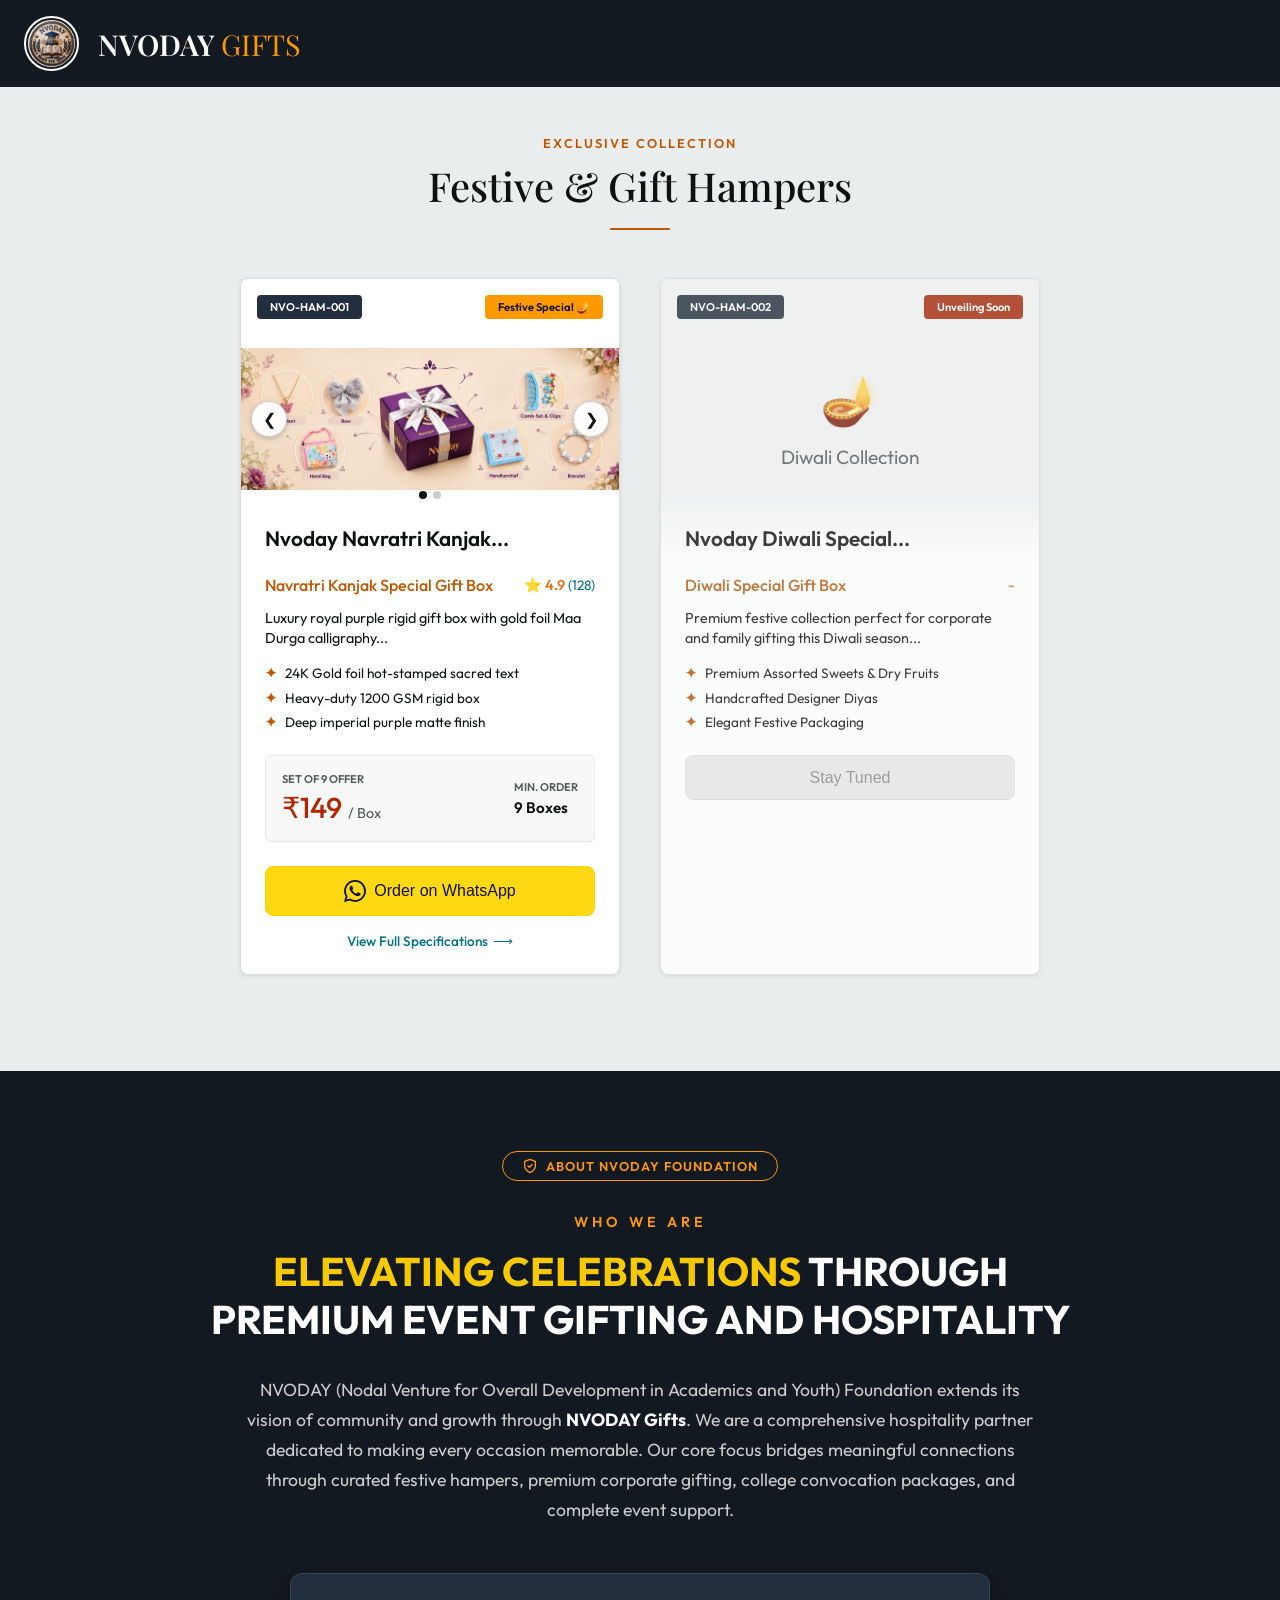
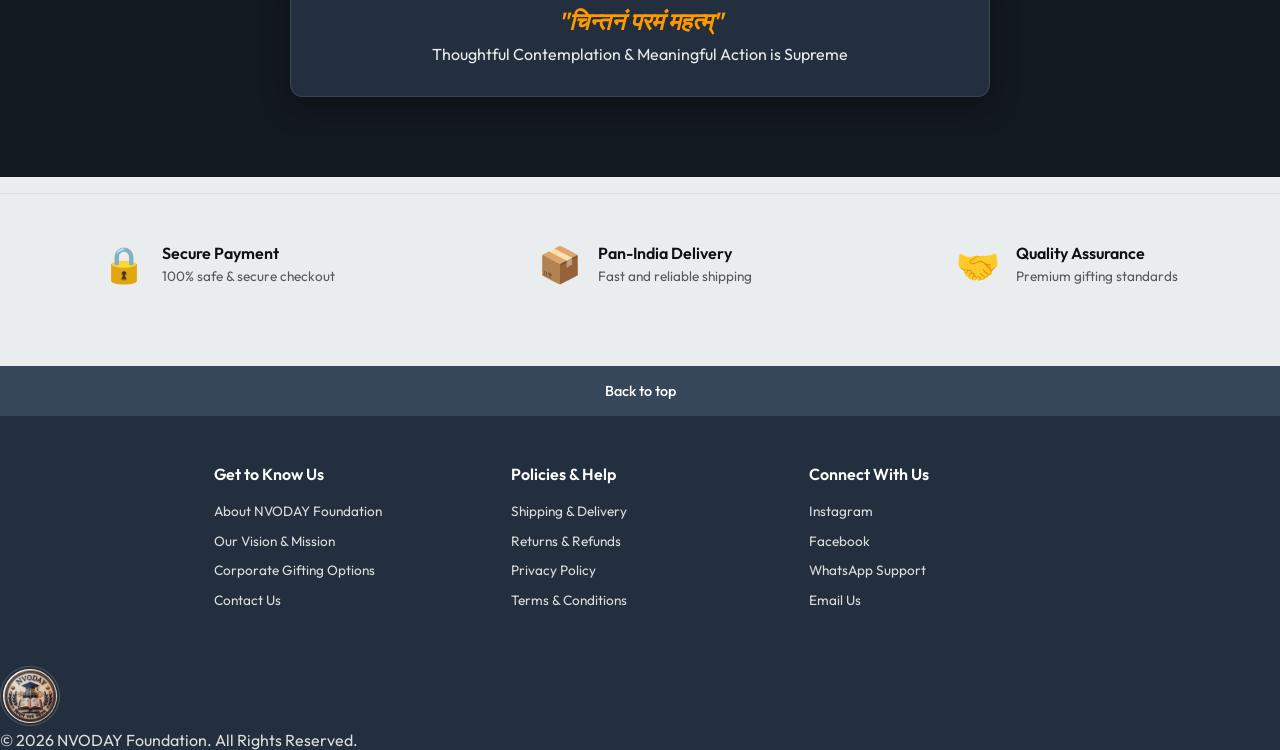
<file: index.html>
<!DOCTYPE html>
<html lang="en" class="scroll-smooth">
<head>
  <meta charset="UTF-8" />
  <meta name="viewport" content="width=device-width, initial-scale=1.0" />
  <title>NVODAY GIFTS | Premium Festive Hampers</title>
  <meta name="description" content="NVODAY Foundation provides premium gifting opportunities for occasions and festivals." />
  
  <link rel="preconnect" href="https://fonts.googleapis.com" />
  <link rel="preconnect" href="https://fonts.gstatic.com" crossorigin />
  <link href="https://fonts.googleapis.com/css2?family=Outfit:wght@300;400;500;600&family=Playfair+Display:ital,wght@0,500;0,600;0,700;1,500&display=swap" rel="stylesheet" />
  
  <link rel="stylesheet" href="css/styles.css" />
</head>
<body>

  <!-- Ambient Background (Moved outside of the product cards) -->
  <div class="bg-orbs">
    <div class="orb orb-1"></div>
    <div class="orb orb-2"></div>
  </div>

  <header class="header">
    <div class="container header-content">
      <img src="logo.jpg" onerror="this.onerror=null; this.src='logo.png';" alt="NVODAY Logo" class="logo" />
      <h1>NVODAY <span>GIFTS</span></h1>
    </div>
  </header>

  <main class="container">
    <div class="section-heading reveal">
      <p class="section-subtitle">Exclusive Collection</p>
      <h2>Festive & Gift Hampers</h2>
      <div class="gold-divider"></div>
    </div>

    <div class="product-grid">
      
      <!-- Product 1: Kanjak Hamper (With Carousel) -->
      <div class="product-card reveal">
        <div class="card-image-wrapper">
          <span class="badge badge-dark">NVO-HAM-001</span>
          <span class="badge badge-gold shimmer">Festive Special 🪔</span>
          
          <!-- Carousel -->
          <div class="carousel" id="kanjak-carousel">
            <div class="carousel-inner">
              <img src="product-1.jpg" onerror="this.onerror=null; this.src='product-1.jpg.jpg';" alt="Navratri Kanjak Hamper Angle 1" class="product-image active" />
              <img src="product-2.jpg" onerror="this.onerror=null; this.src='product-2.jpg.jpg';" alt="Navratri Kanjak Hamper Angle 2" class="product-image" />
            </div>
            
            <!-- Navigation Arrows -->
            <button class="carousel-btn prev" onclick="moveSlide(-1)">&#10094;</button>
            <button class="carousel-btn next" onclick="moveSlide(1)">&#10095;</button>
            
            <!-- Navigation Dots -->
            <div class="carousel-dots">
              <span class="dot active" onclick="currentSlide(0)"></span>
              <span class="dot" onclick="currentSlide(1)"></span>
            </div>
          </div>

          <div class="image-overlay">
            <h2 class="title">Nvoday Navratri Kanjak...</h2>
          </div>
        </div>
        
        <div class="card-content">
          <div class="rating-row">
            <span class="hindi-title">Navratri Kanjak Special Gift Box</span>
            <span class="rating">⭐ 4.9 <span class="rating-count">(128)</span></span>
          </div>
          
          <p class="description">Luxury royal purple rigid gift box with gold foil Maa Durga calligraphy...</p>
          
          <ul class="features-list">
            <li><span class="check-icon">✦</span> 24K Gold foil hot-stamped sacred text</li>
            <li><span class="check-icon">✦</span> Heavy-duty 1200 GSM rigid box</li>
            <li><span class="check-icon">✦</span> Deep imperial purple matte finish</li>
          </ul>
          
          <div class="price-section">
            <div class="price-info">
              <span class="price-label">Set of 9 Offer</span>
              <div class="price-value">₹149 <span class="unit">/ Box</span></div>
            </div>
            <div class="moq-info">
              <span class="moq-label">Min. Order</span>
              <span class="moq-value">9 Boxes</span>
            </div>
          </div>
          
          <button class="whatsapp-btn" onclick="orderOnWhatsApp('Nvoday Navratri Kanjak Hamper')">
            <svg class="whatsapp-icon" viewBox="0 0 24 24" width="22" height="22"><path fill="currentColor" d="M17.472 14.382c-.297-.149-1.758-.867-2.03-.967-.273-.099-.471-.148-.67.15-.197.297-.767.966-.94 1.164-.173.199-.347.223-.644.075-.297-.15-1.255-.463-2.39-1.475-.883-.788-1.48-1.761-1.653-2.059-.173-.297-.018-.458.13-.606.134-.133.298-.347.446-.52.149-.174.198-.298.298-.497.099-.198.05-.371-.025-.52-.075-.149-.669-1.612-.916-2.207-.242-.579-.487-.5-.669-.51-.173-.008-.371-.01-.57-.01-.198 0-.52.074-.792.372-.272.297-1.04 1.016-1.04 2.479 0 1.462 1.065 2.875 1.213 3.074.149.198 2.096 3.2 5.077 4.487.709.306 1.262.489 1.694.625.712.227 1.36.195 1.871.118.571-.085 1.758-.719 2.006-1.413.248-.694.248-1.289.173-1.413-.074-.124-.272-.198-.57-.347m-5.421 7.403h-.004a9.87 9.87 0 01-5.031-1.378l-.361-.214-3.741.982.998-3.648-.235-.374a9.86 9.86 0 01-1.51-5.26c.001-5.45 4.436-9.884 9.888-9.884 2.64 0 5.122 1.03 6.988 2.898a9.825 9.825 0 012.893 6.994c-.003 5.45-4.437 9.884-9.885 9.884m8.413-18.297A11.815 11.815 0 0012.05 0C5.495 0 .16 5.335.157 11.892c0 2.096.547 4.142 1.588 5.945L.057 24l6.305-1.654a11.882 11.882 0 005.683 1.448h.005c6.554 0 11.89-5.335 11.893-11.893a11.821 11.821 0 00-3.48-8.413Z"/></svg>
            Order on WhatsApp
          </button>
          
      
          <a href="kanjak-details.html" class="specs-link">View Full Specifications <span>⟶</span></a>
        </div>
      </div>

      <!-- Product 2: Diwali Hamper -->
      <div class="product-card disabled-card">
        <div class="card-image-wrapper">
          <span class="badge badge-dark">NVO-HAM-002</span>
          <span class="badge badge-coming-soon">Unveiling Soon</span>
          <div class="placeholder-image">
            <div class="diya-icon">🪔</div>
            <span>Diwali Collection</span>
          </div>
          <div class="image-overlay">
            <h2 class="title">Nvoday Diwali Special...</h2>
          </div>
        </div>
        
        <div class="card-content">
          <div class="rating-row">
            <span class="hindi-title">Diwali Special Gift Box</span>
            <span class="rating">-</span>
          </div>
          
          <p class="description">Premium festive collection perfect for corporate and family gifting this Diwali season...</p>
          
          <ul class="features-list">
            <li><span class="check-icon">✦</span> Premium Assorted Sweets & Dry Fruits</li>
            <li><span class="check-icon">✦</span> Handcrafted Designer Diyas</li>
            <li><span class="check-icon">✦</span> Elegant Festive Packaging</li>
          </ul>
          
          <button class="whatsapp-btn disabled-btn" disabled>
            Stay Tuned
          </button>
        </div>
      </div>

    </div> <!-- Closing product-grid -->
  </main> <!-- Closing main -->
<!-- --- About Section (Converted for Gifting) --- -->
  <section class="about-section reveal">
    <div class="container about-container">
      <div class="about-badge">
        <svg viewBox="0 0 24 24" width="16" height="16" stroke="currentColor" stroke-width="2" fill="none" stroke-linecap="round" stroke-linejoin="round"><path d="M12 22s8-4 8-10V5l-8-3-8 3v7c0 6 8 10 8 10z"></path><polyline points="9 12 11 14 15 10"></polyline></svg>
        ABOUT NVODAY FOUNDATION
      </div>
      
      <p class="about-subhead">WHO WE ARE</p>
      
      <h2 class="about-heading">
        <span class="gold-text">ELEVATING CELEBRATIONS</span> through PREMIUM EVENT GIFTING and HOSPITALITY
      </h2>
      
      <p class="about-body">
        NVODAY (Nodal Venture for Overall Development in Academics and Youth) Foundation extends its vision of community and growth through <strong>NVODAY Gifts</strong>. We are a comprehensive hospitality partner dedicated to making every occasion memorable. Our core focus bridges meaningful connections through curated festive hampers, premium corporate gifting, college convocation packages, and complete event support.
      </p>
      
      <div class="quote-box">
        <div class="quote-sanskrit">"चिन्तनं परमं महत्म्"</div>
        <div class="quote-translation">Thoughtful Contemplation & Meaningful Action is Supreme</div>
      </div>
    </div>
  </section>

  <!-- Trust Badges Section -->
  <section class="trust-badges container reveal">
    <div class="trust-item">
      <span class="trust-icon">🔒</span>
      <div>
        <h4>Secure Payment</h4>
        <p>100% safe & secure checkout</p>
      </div>
    </div>
    <div class="trust-item">
      <span class="trust-icon">📦</span>
      <div>
        <h4>Pan-India Delivery</h4>
        <p>Fast and reliable shipping</p>
      </div>
    </div>
    <div class="trust-item">
      <span class="trust-icon">🤝</span>
      <div>
        <h4>Quality Assurance</h4>
        <p>Premium gifting standards</p>
      </div>
    </div>
  </section>

  <!-- Complete Footer -->
  <footer class="footer">
    <div class="footer-top">
      <a href="#" class="back-to-top" onclick="window.scrollTo({top: 0, behavior: 'smooth'})">Back to top</a>
    </div>
    
    <div class="footer-main container">
      <div class="footer-column">
        <h3>Get to Know Us</h3>
        <ul>
          <li><a href="#">About NVODAY Foundation</a></li>
          <li><a href="#">Our Vision & Mission</a></li>
          <li><a href="#">Corporate Gifting Options</a></li>
          <li><a href="#">Contact Us</a></li>
        </ul>
      </div>
      
      <div class="footer-column">
        <h3>Policies & Help</h3>
        <ul>
          <li><a href="#">Shipping & Delivery</a></li>
          <li><a href="#">Returns & Refunds</a></li>
          <li><a href="#">Privacy Policy</a></li>
          <li><a href="#">Terms & Conditions</a></li>
        </ul>
      </div>
      
      <div class="footer-column">
        <h3>Connect With Us</h3>
        <ul>
          <li><a href="#">Instagram</a></li>
          <li><a href="#">Facebook</a></li>
          <li><a href="#">WhatsApp Support</a></li>
          <li><a href="#">Email Us</a></li>
        </ul>
      </div>
    </div>
    
    <div class="footer-bottom">
      <div class="container footer-bottom-content">
        <img src="logo.jpg" onerror="this.onerror=null; this.src='logo.png';" alt="NVODAY Logo" class="footer-logo" />
        
        <p>&copy; 2026 NVODAY Foundation. All Rights Reserved.</p>
      </div>
    </div>
  </footer>

  <script src="js/script.js"></script>
</body>
</html>
</file>
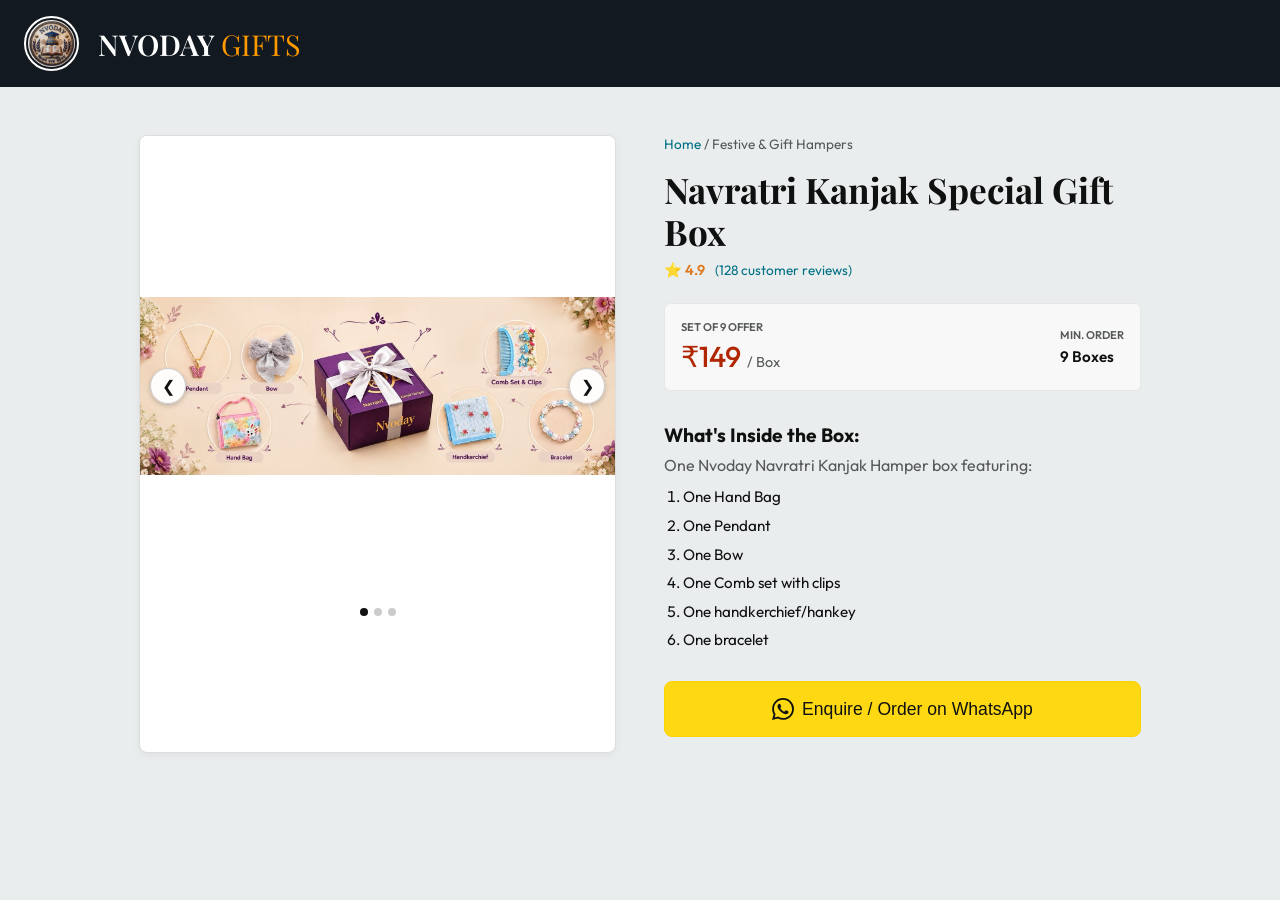
<file: kanjak-details.html>
<!DOCTYPE html>
<html lang="en" class="scroll-smooth">
<head>
  <meta charset="UTF-8" />
  <meta name="viewport" content="width=device-width, initial-scale=1.0" />
  <title>Kanjak Hamper Details | NVODAY GIFTS</title>
  
  <link rel="preconnect" href="https://fonts.googleapis.com" />
  <link rel="preconnect" href="https://fonts.gstatic.com" crossorigin />
  <link href="https://fonts.googleapis.com/css2?family=Outfit:wght@300;400;500;600&family=Playfair+Display:ital,wght@0,500;0,600;0,700;1,500&display=swap" rel="stylesheet" />
  
  <link rel="stylesheet" href="css/styles.css" />
</head>
<body>

  <!-- Header -->
  <header class="header">
    <div class="container header-content">
      <a href="index.html" style="display:flex; align-items:center; gap:1.2rem; text-decoration:none;">
        <img src="logo.jpg" onerror="this.onerror=null; this.src='logo.png';" alt="NVODAY Logo" class="logo" />
        <h1>NVODAY <span>GIFTS</span></h1>
      </a>
    </div>
  </header>

  <main class="container pdp-container">
    <!-- Left Column: Large Auto-Carousel -->
    <div class="pdp-image-section">
      <div class="carousel pdp-carousel" id="kanjak-carousel">
        <div class="carousel-inner">
          <img src="product-1.jpg" onerror="this.onerror=null; this.src='product-1.jpg.jpg';" alt="Navratri Kanjak Hamper 1" class="product-image active" />
          <img src="product-2.jpg" onerror="this.onerror=null; this.src='product-2.jpg.jpg';" alt="Navratri Kanjak Hamper 2" class="product-image" />
          <img src="product-3.jpg" onerror="this.onerror=null; this.src='product-3.jpg.jpg';" alt="Navratri Kanjak Hamper 3" class="product-image" />
        </div>
        
        <button class="carousel-btn prev" onclick="moveSlide(-1)">&#10094;</button>
        <button class="carousel-btn next" onclick="moveSlide(1)">&#10095;</button>
        
        <div class="carousel-dots">
          <span class="dot active" onclick="currentSlide(0)"></span>
          <span class="dot" onclick="currentSlide(1)"></span>
          <span class="dot" onclick="currentSlide(2)"></span>
        </div>
      </div>
    </div>

    <!-- Right Column: Product Details -->
    <div class="pdp-details-section">
      <div class="pdp-breadcrumb"><a href="index.html">Home</a> / Festive & Gift Hampers</div>
      
      <h1 class="pdp-title">Navratri Kanjak Special Gift Box</h1>
      <div class="rating-row" style="justify-content: flex-start; gap: 10px; margin-bottom: 1.5rem;">
        <span class="rating">⭐ 4.9</span>
        <span class="rating-count">(128 customer reviews)</span>
      </div>

      <div class="price-section" style="margin-bottom: 2rem;">
        <div class="price-info">
          <span class="price-label">Set of 9 Offer</span>
          <div class="price-value">₹149 <span class="unit">/ Box</span></div>
        </div>
        <div class="moq-info">
          <span class="moq-label">Min. Order</span>
          <span class="moq-value">9 Boxes</span>
        </div>
      </div>

      <div class="pdp-contents">
        <h3>What's Inside the Box:</h3>
        <p style="margin-bottom: 0.8rem; color: var(--text-muted);">One Nvoday Navratri Kanjak Hamper box featuring:</p>
        <ul class="numbered-list">
          <li>One Hand Bag</li>
          <li>One Pendant</li>
          <li>One Bow</li>
          <li>One Comb set with clips</li>
          <li>One handkerchief/hankey</li>
          <li>One bracelet</li>
        </ul>
      </div>

      <button class="whatsapp-btn pdp-btn" onclick="orderOnWhatsApp('Navratri Kanjak Special Gift Box')">
        <svg class="whatsapp-icon" viewBox="0 0 24 24" width="22" height="22"><path fill="currentColor" d="M17.472 14.382c-.297-.149-1.758-.867-2.03-.967-.273-.099-.471-.148-.67.15-.197.297-.767.966-.94 1.164-.173.199-.347.223-.644.075-.297-.15-1.255-.463-2.39-1.475-.883-.788-1.48-1.761-1.653-2.059-.173-.297-.018-.458.13-.606.134-.133.298-.347.446-.52.149-.174.198-.298.298-.497.099-.198.05-.371-.025-.52-.075-.149-.669-1.612-.916-2.207-.242-.579-.487-.5-.669-.51-.173-.008-.371-.01-.57-.01-.198 0-.52.074-.792.372-.272.297-1.04 1.016-1.04 2.479 0 1.462 1.065 2.875 1.213 3.074.149.198 2.096 3.2 5.077 4.487.709.306 1.262.489 1.694.625.712.227 1.36.195 1.871.118.571-.085 1.758-.719 2.006-1.413.248-.694.248-1.289.173-1.413-.074-.124-.272-.198-.57-.347m-5.421 7.403h-.004a9.87 9.87 0 01-5.031-1.378l-.361-.214-3.741.982.998-3.648-.235-.374a9.86 9.86 0 01-1.51-5.26c.001-5.45 4.436-9.884 9.888-9.884 2.64 0 5.122 1.03 6.988 2.898a9.825 9.825 0 012.893 6.994c-.003 5.45-4.437 9.884-9.885 9.884m8.413-18.297A11.815 11.815 0 0012.05 0C5.495 0 .16 5.335.157 11.892c0 2.096.547 4.142 1.588 5.945L.057 24l6.305-1.654a11.882 11.882 0 005.683 1.448h.005c6.554 0 11.89-5.335 11.893-11.893a11.821 11.821 0 00-3.48-8.413Z"/></svg>
        Enquire / Order on WhatsApp
      </button>
    </div>
  </main>

  <script src="js/script.js"></script>
</body>
</html>
</file>
<file: css/styles.css>
/* css/styles.css */
:root {
  /* Amazon E-commerce Color Palette */
  --bg-deep: #eaeded; 
  --bg-card: #ffffff; 
  --border-light: #dddddd; 
  --amazon-orange: #c45500; 
  --text-main: #0f1111; 
  --text-muted: #565959; 
}

* {
  margin: 0;
  padding: 0;
  box-sizing: border-box;
}

body {
  background-color: var(--bg-deep);
  color: var(--text-main);
  font-family: 'Outfit', sans-serif;
  min-height: 100vh;
}

.bg-orbs {
  display: none; /* Hidden for clean retail look */
}

/* --- Header --- */
.header {
  position: sticky;
  top: 0;
  z-index: 100;
  background: #131921; 
}
.header-content {
  display: flex;
  align-items: center;
  gap: 1.2rem;
  padding: 1rem 1.5rem;
}
.logo {
  width: 55px;
  height: 55px;
  border-radius: 50%;
  object-fit: cover;
  border: 2px solid #fff;
  padding: 2px;
}
.header h1 {
  font-family: 'Playfair Display', serif;
  font-size: 1.8rem;
  font-weight: 600;
  color: #ffffff;
}
.header h1 span {
  font-weight: 400;
  color: #ff9900;
}

/* --- Section Headings --- */
.section-heading {
  text-align: center;
  margin: 3rem 0;
}
.section-subtitle {
  color: var(--amazon-orange);
  text-transform: uppercase;
  letter-spacing: 2px;
  font-size: 0.8rem;
  font-weight: 600;
  margin-bottom: 0.5rem;
}
.section-heading h2 {
  font-family: 'Playfair Display', serif;
  font-size: 2.5rem;
  font-weight: 500;
  color: var(--text-main);
}
.gold-divider {
  height: 2px;
  width: 60px;
  background: var(--amazon-orange);
  margin: 1rem auto;
  border-radius: 2px;
}

/* --- Product Grid --- */
.product-grid {
  display: flex;
  flex-wrap: wrap;
  justify-content: center;
  gap: 2.5rem; /* A balanced, breathable gap */
  padding-bottom: 4rem;
  max-width: 850px; /* Prevents the container from stretching too wide on large screens */
  margin: 0 auto; /* Centers the whole block perfectly */
}

/* --- Product Cards --- */
.product-card {
  background: var(--bg-card);
  border-radius: 8px;
  overflow: hidden;
  width: 100%;
  max-width: 380px;
  border: 1px solid var(--border-light);
  box-shadow: 0 1px 4px rgba(0,0,0,0.1);
  transition: all 0.3s ease;
  position: relative;
}
.product-card:hover {
  box-shadow: 0 4px 12px rgba(0,0,0,0.15);
}

/* --- Image & Carousel Wrapper --- */
.card-image-wrapper {
  position: relative;
  height: 280px;
  width: 100%;
  overflow: hidden;
  background: #f8f8f8;
}

.carousel, .carousel-inner {
  width: 100%;
  height: 100%;
  position: relative;
}
.carousel .product-image {
  position: absolute;
  top: 0;
  left: 0;
  width: 100%;
  height: 100%;
  object-fit: contain; /* Changed from cover to contain to prevent cropping */
  background-color: #ffffff; /* Blends perfectly with your image's white background */
  opacity: 0;
  transition: opacity 0.4s ease-in-out;
  z-index: 1;
}
.carousel .product-image.active {
  opacity: 1;
  z-index: 2;
}

/* Carousel Buttons */
.carousel-btn {
  position: absolute;
  top: 50%;
  transform: translateY(-50%);
  background: rgba(255,255,255,0.95);
  color: #111;
  border: 1px solid #ccc;
  width: 36px;
  height: 36px;
  border-radius: 50%;
  cursor: pointer;
  z-index: 15;
  display: flex;
  align-items: center;
  justify-content: center;
  font-size: 1rem;
  box-shadow: 0 2px 5px rgba(0,0,0,0.2);
  transition: background 0.2s;
}
.carousel-btn:hover { background: #f3f3f3; }
.carousel-btn.prev { left: 10px; }
.carousel-btn.next { right: 10px; }

/* Carousel Dots */
.carousel-dots {
  position: absolute;
  bottom: 60px;
  left: 50%;
  transform: translateX(-50%);
  display: flex;
  gap: 6px;
  z-index: 15;
}
.dot {
  width: 8px;
  height: 8px;
  border-radius: 50%;
  background: #cccccc;
  cursor: pointer;
}
.dot.active { background: #111111; }

/* --- Badges --- */
.badge {
  position: absolute;
  top: 1rem;
  padding: 0.3rem 0.8rem;
  border-radius: 4px;
  font-size: 0.7rem;
  font-weight: 600;
  z-index: 20;
}
.badge-dark { left: 1rem; background: #232f3e; color: #fff; }
.badge-gold { right: 1rem; background: #ff9900; color: #111; }
.badge-coming-soon { right: 1rem; background: #B12704; color: white; }

/* --- Text Overlay Fix --- */
.image-overlay {
  position: absolute;
  bottom: 0;
  left: 0;
  width: 100%;
  padding: 2rem 1.5rem 0.5rem;
  background: linear-gradient(to top, #ffffff 0%, rgba(255,255,255,0) 100%);
  z-index: 10;
  pointer-events: none; /* Prevents text from blocking carousel clicks */
}
.image-overlay .title {
  font-family: 'Outfit', sans-serif;
  font-size: 1.3rem;
  color: var(--text-main);
  font-weight: 600;
}

/* --- Placeholder (Diwali Card) --- */
.placeholder-image {
  width: 100%;
  height: 100%;
  background: #f0f2f2;
  display: flex;
  flex-direction: column;
  align-items: center;
  justify-content: center;
  color: var(--text-muted);
  font-size: 1.2rem;
}
.diya-icon { font-size: 3rem; margin-bottom: 1rem; }

/* --- Card Details --- */
.card-content { padding: 1rem 1.5rem 1.5rem; }
.rating-row { display: flex; justify-content: space-between; align-items: center; margin-bottom: 0.8rem; }
.hindi-title { color: var(--amazon-orange); font-weight: 500; font-size: 1rem; }
.rating { font-size: 0.9rem; font-weight: 600; color: #de7921; }
.rating-count { color: #007185; font-weight: 400; font-size: 0.85rem; }

.description { color: var(--text-main); font-size: 0.9rem; line-height: 1.4; margin-bottom: 1rem; }

.features-list { list-style: none; margin-bottom: 1.5rem; }
.features-list li { font-size: 0.85rem; color: var(--text-main); margin-bottom: 0.4rem; display: flex; align-items: flex-start; gap: 0.5rem; }
.check-icon { color: var(--amazon-orange); font-weight: bold; }

/* --- Pricing Box --- */
.price-section {
  background: #f8f8f8;
  border: 1px solid #e7e7e7;
  border-radius: 6px;
  padding: 1rem;
  display: flex;
  justify-content: space-between;
  align-items: center;
  margin-bottom: 1.5rem;
}
.price-label, .moq-label { display: block; font-size: 0.7rem; color: var(--text-muted); font-weight: 600; text-transform: uppercase; margin-bottom: 0.2rem; }
.price-value { color: #B12704; font-size: 1.8rem; font-weight: 500; }
.unit { font-size: 0.9rem; color: var(--text-muted); font-weight: 400; }
.moq-value { font-weight: 600; font-size: 0.95rem; color: var(--text-main); }

/* --- Amazon-Style Buttons --- */
.whatsapp-btn {
  width: 100%;
  background: #ffd814; 
  color: #0f1111;
  border: 1px solid #fcd200;
  border-radius: 8px;
  padding: 0.8rem;
  font-size: 1rem;
  font-weight: 500;
  display: flex;
  align-items: center;
  justify-content: center;
  gap: 0.5rem;
  cursor: pointer;
  transition: background 0.2s;
  margin-bottom: 1rem;
}
.whatsapp-btn:hover { background: #f7ca00; }

.disabled-btn { background: #e7e7e7; color: #888; border-color: #ddd; cursor: not-allowed; }
.disabled-btn:hover { background: #e7e7e7; }

.specs-link {
  display: flex;
  align-items: center;
  justify-content: center;
  gap: 0.3rem;
  color: #007185;
  text-decoration: none;
  font-size: 0.85rem;
  font-weight: 500;
}
.specs-link:hover { color: #c45500; text-decoration: underline; }

.disabled-card { opacity: 0.8; filter: grayscale(10%); }

/* --- Scroll Reveal Animations --- */
.reveal { opacity: 0; transform: translateY(20px); transition: all 0.6s ease; }
.reveal.active { opacity: 1; transform: translateY(0); }


/* --- Trust Badges --- */
.trust-badges {
  display: flex;
  flex-wrap: wrap;
  justify-content: space-around;
  gap: 2rem;
  padding: 3rem 1rem;
  border-top: 1px solid var(--border-light);
  margin-top: 1rem;
  margin-bottom: 2rem;
}
.trust-item {
  display: flex;
  align-items: center;
  gap: 1rem;
}
.trust-icon {
  font-size: 2.2rem;
}
.trust-item h4 {
  font-size: 1rem;
  color: var(--text-main);
  margin-bottom: 0.2rem;
  font-weight: 600;
}
.trust-item p {
  font-size: 0.85rem;
  color: var(--text-muted);
}

/* --- Footer --- */
.footer {
  background-color: #232f3e;
  color: #dddddd;
  margin-top: 2rem;
}
.footer-top {
  background-color: #37475a;
  text-align: center;
  padding: 1rem 0;
  cursor: pointer;
}
.footer-top:hover {
  background-color: #485769;
}
.back-to-top {
  color: #fff;
  text-decoration: none;
  font-size: 0.9rem;
  font-weight: 500;
  display: block;
}
.footer-main {
  display: grid;
  grid-template-columns: repeat(auto-fit, minmax(200px, 1fr));
  gap: 2.5rem;
  padding: 3rem 1.5rem;
  max-width: 900px;
  margin: 0 auto;
}
.footer-column h3 {
  color: #ffffff;
  font-size: 1rem;
  margin-bottom: 1rem;
  font-weight: 600;
}
.footer-column ul {
  list-style: none;
}
.footer-column ul li {
  margin-bottom: 0.6rem;
}
.footer-column ul li a {
  color: #dddddd;
  text-decoration: none;
  font-size: 0.85rem;
  transition: text-decoration 0.2s;
}
.footer-column ul li a:hover {
  text-decoration: underline;
  color: #ff9900;
}

.footer-logo {
  width: 60px !important;
  height: 60px !important;
  max-width: 60px;
  border-radius: 50%;
  border: 1px solid #565959;
  padding: 2px;
  object-fit: contain;
}

/* --- About Section --- */
.about-section {
  background-color: #131921; /* Matches Amazon Navy header/footer */
  color: #ffffff;
  padding: 5rem 1rem;
  margin-top: 2rem;
  text-align: center;
}
.about-container {
  max-width: 900px;
  margin: 0 auto;
  display: flex;
  flex-direction: column;
  align-items: center;
}
.about-badge {
  display: inline-flex;
  align-items: center;
  gap: 0.5rem;
  border: 1px solid #ff9900;
  color: #ff9900;
  padding: 0.4rem 1.2rem;
  border-radius: 30px;
  font-size: 0.8rem;
  font-weight: 600;
  letter-spacing: 1px;
  margin-bottom: 2rem;
}
.about-subhead {
  color: #ff9900;
  font-weight: 600;
  letter-spacing: 4px;
  font-size: 0.9rem;
  margin-bottom: 1rem;
}
.about-heading {
  font-family: 'Outfit', sans-serif;
  font-size: 2.5rem;
  font-weight: 700;
  line-height: 1.2;
  margin-bottom: 2rem;
  text-transform: uppercase;
}
.about-heading .gold-text {
  color: #f7ca00;
}
.about-body {
  font-size: 1.1rem;
  line-height: 1.7;
  color: #cccccc;
  margin-bottom: 3rem;
  max-width: 800px;
}
.about-body strong {
  color: #ffffff;
}

/* Quote Box */
.quote-box {
  background-color: #232f3e;
  border: 1px solid #37475a;
  border-radius: 12px;
  padding: 2rem;
  width: 100%;
  max-width: 700px;
  display: flex;
  flex-direction: column;
  gap: 0.5rem;
  box-shadow: 0 10px 30px rgba(0,0,0,0.3);
}
.quote-sanskrit {
  color: #ff9900;
  font-size: 1.5rem;
  font-weight: 600;
  font-style: italic;
}
.quote-translation {
  color: #eaeded;
  font-size: 1rem;
}

/* Responsive adjustments for mobile */
@media (max-width: 768px) {
  .about-heading { font-size: 1.8rem; }
  .about-body { font-size: 1rem; }
}

/* --- Product Details Page (PDP) --- */
.pdp-container {
  display: grid;
  grid-template-columns: 1fr 1fr;
  gap: 3rem;
  max-width: 1050px;
  margin: 3rem auto 5rem;
  padding: 0 1.5rem;
}
.pdp-image-section {
  background: var(--bg-card);
  border: 1px solid var(--border-light);
  border-radius: 8px;
  overflow: hidden;
  box-shadow: 0 2px 8px rgba(0,0,0,0.05);
}
.pdp-carousel {
  height: 500px; /* Larger view for the details page */
}
.pdp-carousel .carousel-dots {
  bottom: 20px; /* Adjust dots for larger image */
}
.pdp-breadcrumb {
  font-size: 0.85rem;
  color: var(--text-muted);
  margin-bottom: 1rem;
}
.pdp-breadcrumb a {
  color: #007185;
  text-decoration: none;
}
.pdp-title {
  font-family: 'Playfair Display', serif;
  font-size: 2.2rem;
  color: var(--text-main);
  margin-bottom: 0.5rem;
  line-height: 1.2;
}
.pdp-contents h3 {
  font-family: 'Outfit', sans-serif;
  font-size: 1.2rem;
  margin-bottom: 0.5rem;
  color: var(--text-main);
}
.numbered-list {
  list-style-type: decimal;
  padding-left: 1.2rem;
  margin-bottom: 2rem;
}
.numbered-list li {
  margin-bottom: 0.6rem;
  color: var(--text-main);
  font-size: 0.95rem;
}
.pdp-btn {
  padding: 1rem;
  font-size: 1.1rem;
}

/* Responsive PDP */
@media (max-width: 850px) {
  .pdp-container {
    grid-template-columns: 1fr;
    gap: 2rem;
  }
  .pdp-carousel {
    height: 350px;
  }
}
</file>
